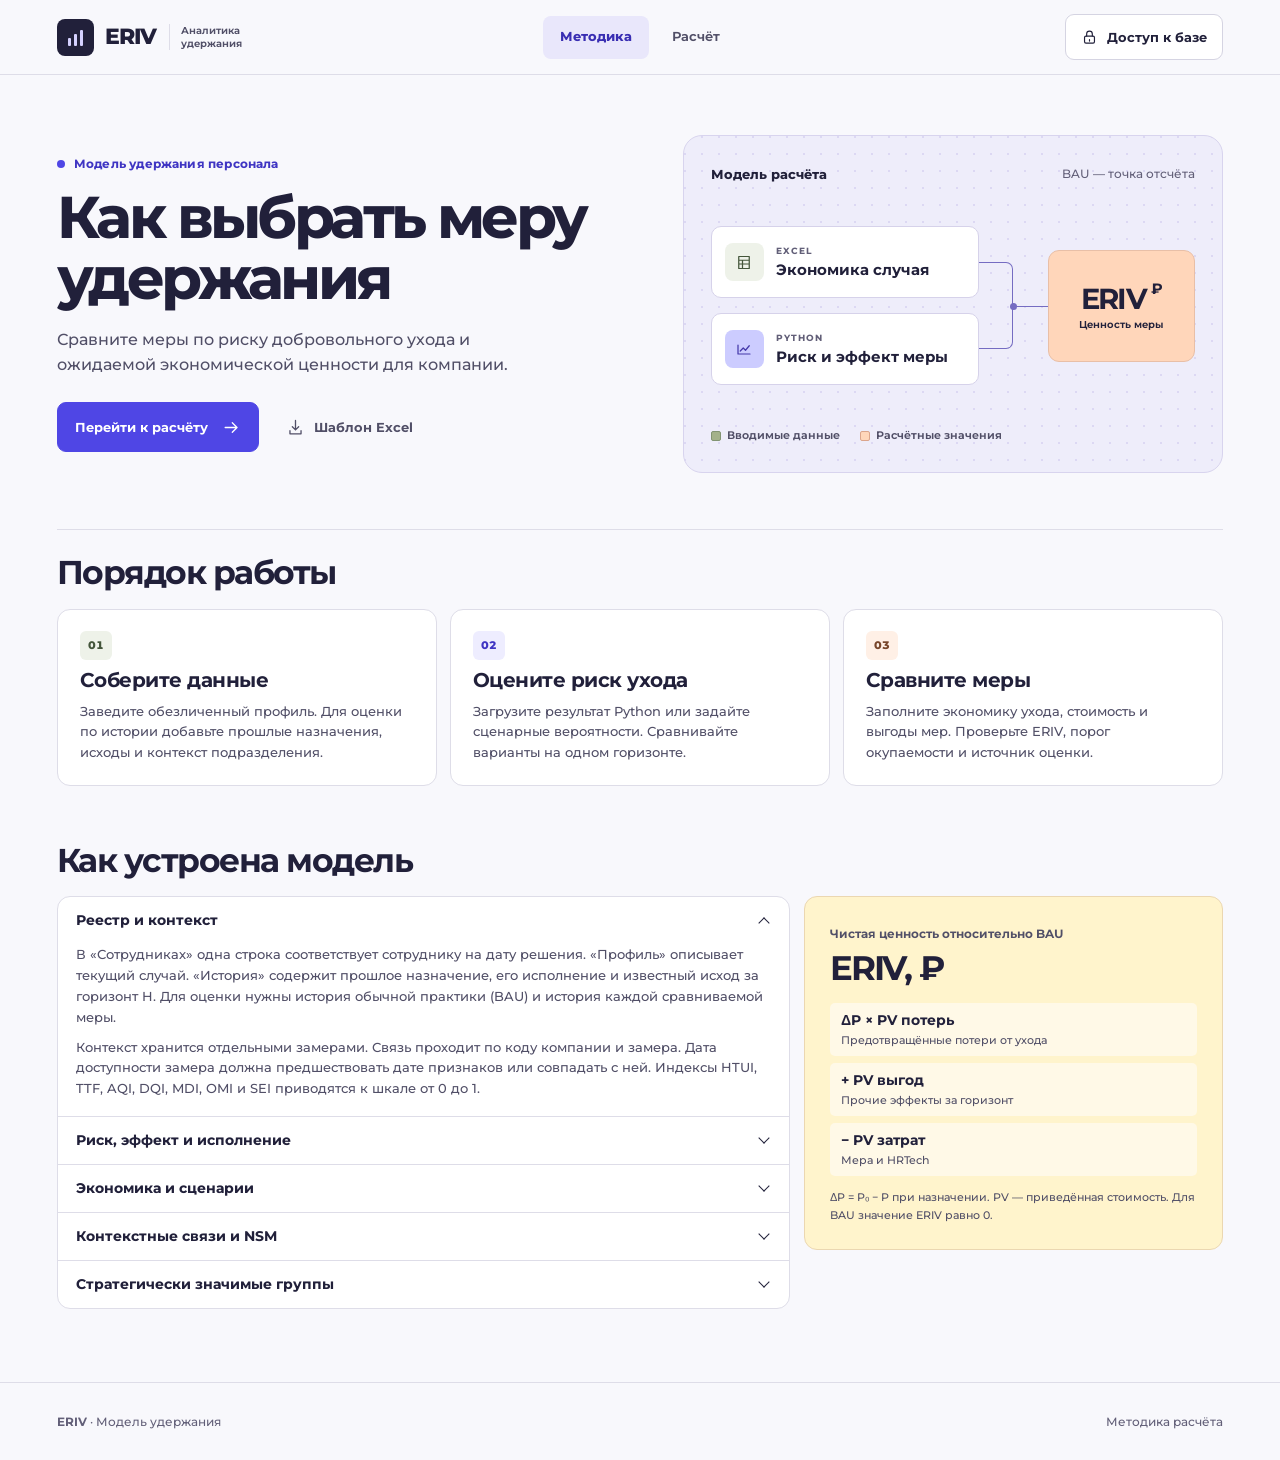
<file: site/index.html>
<!doctype html>
<html lang="ru">
<head>
  <meta charset="utf-8">
  <meta name="viewport" content="width=device-width, initial-scale=1">
  <meta name="theme-color" content="#f8f8fc">
  <meta name="referrer" content="strict-origin-when-cross-origin">
  <meta http-equiv="Content-Security-Policy" content="default-src 'self'; script-src 'self' https://accounts.google.com/gsi/client; style-src 'self' https://accounts.google.com/gsi/style; frame-src https://accounts.google.com/gsi/; connect-src 'self' https: http://127.0.0.1:* http://localhost:*; object-src 'none'; base-uri 'none'; form-action 'none'">
  <meta name="description" content="Калькулятор ERIV для сравнения мер удержания и оценки экономики добровольного ухода.">
  <title>ERIV · Решения по удержанию</title>
  <link rel="icon" href="./assets/mark.svg" type="image/svg+xml">
  <link rel="stylesheet" href="./style.css">
  <script src="./config.js" defer></script>
  <script type="module" src="./app.mjs"></script>
</head>
<body>
  <a class="skip" href="#main">К содержанию</a>
  <header class="topbar">
    <div class="shell topbar-inner">
      <a class="brand" href="#method" aria-label="ERIV, методика">
        <span class="brand-mark" aria-hidden="true"><i></i><i></i><i></i></span>
        <span class="brand-title">ERIV</span>
        <span class="brand-divider"></span>
        <span class="brand-caption">Аналитика<br>удержания</span>
      </a>
      <nav class="top-nav" aria-label="Разделы">
        <a href="#method" data-route="method" aria-current="page">Методика</a>
        <a href="#calculate" data-route="calculate">Расчёт</a>
        <a href="#registry" data-route="registry" id="registry-tab" hidden>База</a>
      </nav>
      <button type="button" class="btn outline admin-toggle" data-action="admin" aria-label="Доступ к базе сотрудников">
        <svg viewBox="0 0 24 24" aria-hidden="true"><rect x="5" y="10" width="14" height="10" rx="2"/><path d="M8 10V7a4 4 0 0 1 8 0v3m-4 5v2"/></svg>
        <span>Доступ к базе</span>
      </button>
    </div>
  </header>

  <main id="main" tabindex="-1">
    <div id="method" class="shell method-page">
      <section class="hero" aria-labelledby="hero-title">
        <div class="hero-copy">
          <div class="hero-label"><span></span> Модель удержания персонала</div>
          <h1 id="hero-title">Как выбрать меру<br class="desktop-break"> удержания</h1>
          <p>Сравните меры по риску добровольного ухода и ожидаемой экономической ценности для компании.</p>
          <div class="hero-actions">
            <a class="btn primary" href="#calculate">Перейти к расчёту
              <svg viewBox="0 0 24 24" aria-hidden="true"><path d="M4 12h15m-6-6 6 6-6 6"/></svg>
            </a>
            <a class="btn text-btn" href="./assets/ERIV.xlsx" download="ERIV.xlsx">
              <svg viewBox="0 0 24 24" aria-hidden="true"><path d="M12 3v12m-4-4 4 4 4-4M5 16v4h14v-4"/></svg>
              Шаблон Excel
            </a>
          </div>
        </div>

        <figure class="model-figure" aria-labelledby="flow-caption">
          <figcaption id="flow-caption"><span>Модель расчёта</span><span>BAU — точка отсчёта</span></figcaption>
          <div class="flow-layout">
            <div class="flow-inputs">
              <div class="flow-node">
                <span class="flow-icon green" aria-hidden="true">
                  <svg viewBox="0 0 24 24"><path d="M5 4h14v16H5zM5 9h14m-14 5h14M10 9v11"/></svg>
                </span>
                <div><small>EXCEL</small><strong>Экономика случая</strong></div>
              </div>
              <div class="flow-node">
                <span class="flow-icon violet" aria-hidden="true">
                  <svg viewBox="0 0 24 24"><path d="M4 18V6m0 12h16M7 14l4-4 3 3 5-6"/></svg>
                </span>
                <div><small>PYTHON</small><strong>Риск и эффект меры</strong></div>
              </div>
            </div>
            <div class="flow-connector" aria-hidden="true"><i></i><i></i><i></i></div>
            <div class="flow-output"><strong>ERIV<span>₽</span></strong><small>Ценность меры</small></div>
          </div>
          <div class="flow-legend" aria-label="Цвета модели">
            <span><i class="legend-input"></i> Вводимые данные</span>
            <span><i class="legend-result"></i> Расчётные значения</span>
          </div>
        </figure>
      </section>

      <section class="work-order" aria-labelledby="order-title">
        <div class="section-heading"><h2 id="order-title">Порядок работы</h2></div>
        <ol class="path-grid">
          <li class="path-card"><span class="path-number">01</span><h3>Соберите данные</h3><p>Заведите обезличенный профиль. Для оценки по истории добавьте прошлые назначения, исходы и контекст подразделения.</p></li>
          <li class="path-card"><span class="path-number">02</span><h3>Оцените риск ухода</h3><p>Загрузите результат Python или задайте сценарные вероятности. Сравнивайте варианты на одном горизонте.</p></li>
          <li class="path-card"><span class="path-number">03</span><h3>Сравните меры</h3><p>Заполните экономику ухода, стоимость и выгоды мер. Проверьте ERIV, порог окупаемости и источник оценки.</p></li>
        </ol>
      </section>

      <section class="method-details" aria-labelledby="details-title">
        <div class="section-heading"><h2 id="details-title">Как устроена модель</h2></div>
        <div class="method-grid">
          <div class="method-accordion">
            <details open>
              <summary>Реестр и контекст</summary>
              <div class="details-copy">
                <p>В «Сотрудниках» одна строка соответствует сотруднику на дату решения. «Профиль» описывает текущий случай. «История» содержит прошлое назначение, его исполнение и известный исход за горизонт H. Для оценки нужны история обычной практики (BAU) и история каждой сравниваемой меры.</p>
                <p>Контекст хранится отдельными замерами. Связь проходит по коду компании и замера. Дата доступности замера должна предшествовать дате признаков или совпадать с ней. Индексы HTUI, TTF, AQI, DQI, MDI, OMI и SEI приводятся к шкале от 0 до 1.</p>
              </div>
            </details>
            <details>
              <summary>Риск, эффект и исполнение</summary>
              <div class="details-copy">
                <p>Логистическая модель на истории BAU оценивает общий P₀. DoWhy проверяет идентификацию по заданному графу, LinearDML оценивает эффект назначения меры. X описывает неоднородность эффекта, W задаёт дополнительные доназначенческие контроли. В наблюдательном дизайне интерпретация зависит от корректности графа и учёта общих причин назначения и ухода.</p>
                <p>Оценка требует зрелых наблюдений, исходов в обеих группах и достаточного перекрытия. Вероятность исполнения q влияет на ожидаемые расходы. В ручном сценарии исполнения q также переводит риск при исполнении в риск при назначении. Импортированный эффект назначения уже учитывает фактическое исполнение в истории.</p>
              </div>
            </details>
            <details>
              <summary>Экономика и сценарии</summary>
              <div class="details-copy">
                <p>Финансы задают план на случай ухода, стоимость HRTech и ставку дисконтирования. Для каждой меры укажите расходы, прочие выгоды и их полноту. Дисконтирование относит однократную часть затрат к дате назначения, остальные потоки распределяет по месяцам H.</p>
                <p>Базовый сценарий выбирает максимальный положительный ERIV. Благоприятный выбирает наибольшее снижение риска среди вариантов с положительным ERIV. Консервативный показывает обычную практику и экономику возможного ухода. При равенстве действует порядок мер в шаблоне.</p>
              </div>
            </details>
            <details>
              <summary>Контекстные связи и NSM</summary>
              <div class="details-copy">
                <p>OLS описывает связи между индексами на уровне замеров. Для каждого уравнения нужны достаточное число полных замеров и независимые предикторы. Опросы сотрудников и агрегированные замеры подразделений относятся к разным единицам наблюдения.</p>
                <p>NSM показывает разность долей людей, которые остались и достигли установленного норматива к H, на 100 назначенных. Нужны известные совместные исходы для всех исходно назначенных в каждой группе. При наблюдательном сравнении разность долей описательная.</p>
              </div>
            </details>
            <details>
              <summary>Стратегически значимые группы</summary>
              <div class="details-copy">
                <p>В концепции Talentship стратегически значимы группы, где рост эффективности даёт компании наибольший вклад в достижение целей. Модель рассчитана на случаи в компаниях от 1 000 сотрудников. Принадлежность роли к такой группе определяют по стратегии и задачам компании.</p>
                <p><a class="inline-link" href="https://doi.org/10.1002/hrm.20054" rel="noopener noreferrer" target="_blank">Boudreau и Ramstad, исследование о Talentship ↗</a></p>
              </div>
            </details>
          </div>
          <aside class="formula-card" aria-label="Формула ERIV">
            <span class="formula-label">Чистая ценность относительно BAU</span>
            <strong class="formula-title">ERIV, ₽</strong>
            <div class="formula-terms">
              <span><b>ΔP × PV потерь</b><small>Предотвращённые потери от ухода</small></span>
              <span><b>+ PV выгод</b><small>Прочие эффекты за горизонт</small></span>
              <span><b>− PV затрат</b><small>Мера и HRTech</small></span>
            </div>
            <p>ΔP = P₀ − P при назначении. PV — приведённая стоимость. Для BAU значение ERIV равно 0.</p>
          </aside>
        </div>
      </section>
    </div>

    <div id="calculate" class="shell calc-page" hidden>
      <div class="page-heading">
        <div><div class="page-kicker">Калькулятор ERIV</div><h1>Расчёт удержания</h1><p>Один сотрудник, один горизонт, несколько альтернатив.</p></div>
        <div class="page-actions">
          <button class="btn outline" type="button" data-action="import" id="import-button">
            <svg viewBox="0 0 24 24" aria-hidden="true"><path d="M12 16V4m-4 4 4-4 4 4M5 16v4h14v-4"/></svg>
            Импорт CATE
          </button>
          <button class="btn primary" type="button" data-action="new-profile">
            <svg viewBox="0 0 24 24" aria-hidden="true"><path d="M12 5v14M5 12h14"/></svg>
            Добавить сотрудника
          </button>
        </div>
      </div>
      <nav id="calc-nav" class="calc-nav" aria-label="Шаги расчёта"></nav>
      <div class="workspace-grid" id="workspace-grid">
        <section class="workspace-panel" id="work-panel" aria-labelledby="step-title"></section>
        <aside id="work-summary" class="work-summary" aria-label="Сводка случая"></aside>
      </div>
    </div>

    <div id="registry" class="shell registry-page" hidden></div>
  </main>

  <footer class="footer">
    <div class="shell footer-inner"><span><strong>ERIV</strong> · Модель удержания</span><a href="#method">Методика расчёта</a></div>
  </footer>

  <dialog id="privacy-dialog" class="dialog" aria-labelledby="privacy-title">
    <div class="dialog-head">
      <span class="dialog-icon warning" aria-hidden="true">!</span>
      <button class="icon-btn" type="button" data-action="close" aria-label="Закрыть">
        <svg viewBox="0 0 24 24" aria-hidden="true"><path d="m6 6 12 12M18 6 6 18"/></svg>
      </button>
    </div>
    <h2 id="privacy-title">Перед добавлением сотрудника</h2>
    <p>Вы добавляете данные о сотруднике в модель анализа и прогноза. Запись сохранится для последующего улучшения модели. Проверьте, нет ли конфиденциальных данных. Используйте обезличенный код.</p>
    <p>Сотрудник работает в крупной компании от 1 000 человек и может относиться к стратегически значимой группе (pivotal talent pool) по <strong>концепции Talentship</strong>. Повышение эффективности такой группы даёт компании большой вклад, а ошибка может повлиять на важный результат.</p>
    <p class="storage-note" id="storage-note"></p>
    <form id="privacy-form">
      <label class="check-line"><input type="checkbox" required id="privacy-ack"><span>Данные обезличены, в компании от 1 000 сотрудников</span></label>
      <p class="form-error" id="privacy-error" role="alert" hidden></p>
      <div class="dialog-actions">
        <button class="btn outline" type="button" data-action="close">Отмена</button>
        <button class="btn primary" id="privacy-submit" type="submit">Добавить в реестр</button>
      </div>
    </form>
  </dialog>

  <dialog id="admin-dialog" class="dialog" aria-labelledby="admin-dialog-title">
    <div class="dialog-head">
      <span class="dialog-icon" aria-hidden="true"><svg viewBox="0 0 24 24"><rect x="5" y="10" width="14" height="10" rx="2"/><path d="M8 10V7a4 4 0 0 1 8 0v3m-4 5v2"/></svg></span>
      <button class="icon-btn" type="button" data-action="close" aria-label="Закрыть">
        <svg viewBox="0 0 24 24" aria-hidden="true"><path d="m6 6 12 12M18 6 6 18"/></svg>
      </button>
    </div>
    <h2 id="admin-dialog-title">База сотрудников</h2>
    <p>Войдите через Google с аккаунтом, которому выдан доступ к базе.</p>
    <p id="google-status" role="status" hidden></p>
    <div id="google-button" class="google-button"></div>
    <p class="form-error" id="admin-error" role="alert" hidden></p>
    <div class="dialog-actions"><button class="btn outline" data-action="retry-google" id="google-retry" type="button" hidden>Повторить</button></div>
  </dialog>

  <input type="file" id="cate-file" accept=".csv,text/csv" hidden>
  <input type="file" id="context-file" accept=".csv,text/csv" hidden>
  <input type="file" id="history-file" accept=".csv,text/csv" hidden>
  <p id="notice" class="notice" role="status" hidden></p>
  <noscript><p class="shell">Включите JavaScript, чтобы открыть калькулятор.</p></noscript>
</body>
</html>
</file>
<file: site/style.css>
@font-face {
  font-family: Montserrat;
  src: url("./assets/fonts/montserrat-cyrillic.woff2") format("woff2");
  font-style: normal;
  font-weight: 400 800;
  font-display: swap;
  unicode-range: U+0301,U+0400-045F,U+0490-0491,U+04B0-04B1,U+2116;
}
@font-face {
  font-family: Montserrat;
  src: url("./assets/fonts/montserrat-latin-ext.woff2") format("woff2");
  font-style: normal;
  font-weight: 400 800;
  font-display: swap;
  unicode-range: U+0100-02BA,U+02BD-02C5,U+02C7-02CC,U+02CE-02D7,U+02DD-02FF,U+0304,U+0308,U+0329,U+1D00-1DBF,U+1E00-1E9F,U+1EF2-1EFF,U+2020,U+20A0-20AB,U+20AD-20C0,U+2113,U+2C60-2C7F,U+A720-A7FF;
}
@font-face {
  font-family: Montserrat;
  src: url("./assets/fonts/montserrat-latin.woff2") format("woff2");
  font-style: normal;
  font-weight: 400 800;
  font-display: swap;
  unicode-range: U+0000-00FF,U+0131,U+0152-0153,U+02BB-02BC,U+02C6,U+02DA,U+02DC,U+0304,U+0308,U+0329,U+2000-206F,U+20AC,U+2122,U+2191,U+2193,U+2212,U+2215,U+FEFF,U+FFFD;
}
:root {
  color-scheme: light;
  --ink: #21203a;
  --secondary: #514f67;
  --muted: #625f78;
  --line: #dedde8;
  --surface: #fff;
  --canvas: #f8f8fc;
  --accent: #4f46e5;
  --accent-strong: #3f35c3;
  --lavender: #ccccff;
  --pale: #eeedff;
  --green: #a3b18a;
  --green-ink: #43553a;
  --green-pale: #eef2e9;
  --peach: #ffd6ba;
  --peach-pale: #fff0e6;
  --yellow: #fff4cc;
  --error: #a22d43;
  --edge: clamp(20px, 4.45vw, 64px);
  --radius: 16px;
  --body: clamp(14px, 1.1vw, 16px);
}
*, *::before, *::after { box-sizing: border-box; }
html { scroll-padding-top: 151px; }
body {
  margin: 0;
  background: var(--canvas);
  color: var(--ink);
  font: 500 var(--body)/1.63 Montserrat, Arial, sans-serif;
  -webkit-font-smoothing: antialiased;
}
body:has(dialog[open]) { overflow: hidden; }
[hidden] { display: none !important; }
h1, h2, h3, h4, p, figure { margin: 0; }
h1, h2, h3, h4 { line-height: 1.12; }
h1, h2 { letter-spacing: -.045em; }
h3 { letter-spacing: -.025em; }
a { color: inherit; text-decoration: none; }
button, input, select, textarea { font: inherit; }
button, select { cursor: pointer; }
button:disabled { cursor: wait; opacity: .65; }
svg { display: block; width: 19px; height: 19px; fill: none; stroke: currentColor; stroke-width: 1.65; stroke-linecap: round; stroke-linejoin: round; flex: 0 0 auto; }
:focus-visible { outline: 3px solid var(--accent); outline-offset: 4px; }
.shell { width: min(1440px, 100%); margin-inline: auto; padding-inline: var(--edge); }
.skip { position: fixed; top: 10px; left: 16px; z-index: 50; width: 1px; height: 1px; overflow: hidden; clip-path: inset(50%); }
.skip:focus { width: auto; height: auto; clip-path: none; padding: 10px 14px; color: #fff; background: var(--ink); }
main { min-height: calc(100dvh - 154px); outline: none; }
.topbar { position: sticky; top: 0; z-index: 6; border-bottom: 1px solid var(--line); background: var(--canvas); }
.topbar-inner { display: grid; grid-template-columns: 1fr auto 1fr; align-items: center; gap: 20px; min-height: 74px; }
.brand { display: inline-flex; align-items: center; gap: 11px; justify-self: start; }
.brand-mark {
  width: 37px;
  height: 37px;
  display: inline-flex;
  align-items: flex-end;
  justify-content: center;
  gap: 3px;
  padding-bottom: 10px;
  border-radius: 8px;
  background: var(--ink);
}
.brand-mark i { width: 3px; height: 8px; border-radius: 1px; background: #d5d1ff; }
.brand-mark i:nth-child(2) { height: 12px; }
.brand-mark i:nth-child(3) { height: 16px; }
.brand-title { font-size: 22px; line-height: 1; font-weight: 800; letter-spacing: -.04em; }
.brand-divider { height: 26px; width: 1px; background: var(--line); margin-left: 2px; }
.brand-caption { font-size: 10px; font-weight: 650; line-height: 1.35; color: var(--secondary); }
.top-nav { display: flex; align-items: center; justify-content: center; gap: 6px; }
.top-nav a { display: grid; place-items: center; min-height: 43px; padding: 6px 17px; border-radius: 8px; font-size: 13px; color: var(--secondary); font-weight: 650; }
.top-nav a:hover { background: #f0eff7; }
.top-nav a[aria-current="page"] { background: #e9e7fb; color: #392eb3; font-weight: 750; }
.btn, .icon-btn {
  display: inline-flex;
  align-items: center;
  justify-content: center;
  gap: 9px;
  min-height: 46px;
  padding: 9px 15px;
  border: 1px solid transparent;
  border-radius: 9px;
  background: transparent;
  color: var(--ink);
  font-size: 13px;
  line-height: 1.3;
  font-weight: 700;
  text-align: center;
  transition: background-color .16s ease, border-color .16s ease;
}
.btn.primary { background: var(--accent); border-color: var(--accent); color: #fff; }
.btn.primary:hover { background: var(--accent-strong); border-color: var(--accent-strong); }
.btn.outline { border-color: #d5d4e2; background: var(--surface); }
.btn.outline:hover, .icon-btn:hover { background: var(--pale); border-color: #c6c2e9; }
.btn.text-btn { padding-inline: 10px; color: var(--secondary); }
.btn.text-btn:hover { background: var(--pale); color: var(--accent-strong); }
.btn.small { min-height: 42px; padding-inline: 11px; font-size: 12px; }
.icon-btn { padding: 0; width: 43px; min-width: 43px; min-height: 43px; border-color: var(--line); background: var(--surface); }
.admin-toggle { justify-self: end; }
.admin-toggle svg { width: 17px; }
.method-page { padding-top: clamp(34px, 4.7vw, 68px); padding-bottom: 73px; }
.hero { display: grid; grid-template-columns: 1fr .94fr; gap: clamp(24px, 4vw, 60px); align-items: center; }
.hero-copy { padding-block: 5px; }
.hero-label, .page-kicker {
  display: flex;
  align-items: center;
  gap: 9px;
  color: var(--accent-strong);
  font-size: 12px;
  font-weight: 720;
  line-height: 1.4;
  letter-spacing: .015em;
}
.hero-label span { width: 8px; height: 8px; border-radius: 50%; background: var(--accent); }
.hero h1 { margin-top: 14px; font-size: clamp(42px, 4.6vw, 66px); font-weight: 740; line-height: 1.035; letter-spacing: -.061em; }
.hero p { max-width: 460px; margin-top: 20px; color: var(--secondary); font-size: clamp(15px, 1.22vw, 18px); line-height: 1.57; }
.hero-actions { display: flex; flex-wrap: wrap; align-items: center; gap: 10px 16px; margin-top: 25px; }
.hero-actions .primary { min-height: 50px; padding-inline: 17px; }
.hero-actions .primary svg { margin-left: 5px; }
.model-figure {
  display: flex;
  flex-direction: column;
  justify-content: space-between;
  min-height: clamp(272px, 26.4vw, 374px);
  border: 1px solid #d8d4ee;
  border-radius: 19px;
  padding: clamp(17px, 2.15vw, 29px);
  background: radial-gradient(circle at 1px 1px, #dcd8f3 1px, transparent 1.2px) 0 0 / 17px 17px, #eeedfa;
}
.model-figure figcaption { display: flex; align-items: center; justify-content: space-between; flex-wrap: wrap; gap: 5px 10px; font-size: 12px; color: var(--muted); }
.model-figure figcaption span:first-child { color: var(--ink); font-size: 13px; font-weight: 750; }
.flow-layout { display: grid; grid-template-columns: minmax(0, 1.64fr) minmax(22px, .42fr) minmax(91px, .9fr); align-items: center; margin-block: 19px; }
.flow-inputs { display: grid; gap: 15px; }
.flow-node {
  display: flex;
  align-items: center;
  gap: clamp(6px, 1vw, 13px);
  min-height: 72px;
  padding: clamp(8px, 1vw, 13px);
  border: 1px solid #d6d2ea;
  border-radius: 10px;
  background: var(--surface);
}
.flow-node small { display: block; font-size: 9px; color: var(--muted); letter-spacing: .095em; line-height: 1.2; font-weight: 750; }
.flow-node strong { display: block; line-height: 1.25; font-size: clamp(11px, 1.14vw, 15px); margin-top: 4px; }
.flow-icon { display: grid; place-items: center; width: clamp(29px, 3vw, 41px); height: clamp(29px, 3vw, 41px); border-radius: 8px; flex-shrink: 0; }
.flow-icon svg { width: 18px; }
.flow-icon.green { background: var(--green-pale); color: var(--green-ink); }
.flow-icon.violet { background: var(--lavender); color: #4438aa; }
.flow-connector { position: relative; height: 87px; color: #756cc2; }
.flow-connector i:first-child { position: absolute; inset: 0 50% 0 0; border: 1px solid currentColor; border-left: 0; border-radius: 0 7px 7px 0; }
.flow-connector i:nth-child(2) { position: absolute; top: 50%; right: 0; width: 50%; border-top: 1px solid currentColor; }
.flow-connector i:nth-child(3) { position: absolute; top: calc(50% - 3px); left: calc(50% - 3px); width: 7px; height: 7px; border-radius: 50%; background: currentColor; }
.flow-output { display: grid; align-content: center; gap: 5px; min-height: 112px; padding: 12px 9px; border: 1px solid #e8bfa7; border-radius: 11px; background: var(--peach); text-align: center; }
.flow-output strong { font-size: clamp(20px, 2.3vw, 34px); letter-spacing: -.055em; line-height: 1; }
.flow-output strong span { display: inline-block; margin-left: 5px; font-size: .51em; vertical-align: text-top; }
.flow-output small { line-height: 1.3; font-size: 10px; font-weight: 650; }
.flow-legend { display: flex; flex-wrap: wrap; gap: 7px 20px; color: var(--secondary); font-size: 11px; font-weight: 650; }
.flow-legend span { display: inline-flex; align-items: center; gap: 6px; }
.flow-legend i { width: 10px; height: 10px; border-radius: 2px; }
.legend-input { background: var(--green); border: 1px solid #829473; }
.legend-result { background: var(--peach); border: 1px solid #dba58c; }
.work-order { margin-top: clamp(33px, 4.4vw, 64px); padding-top: 24px; border-top: 1px solid var(--line); }
.section-heading { display: flex; justify-content: space-between; align-items: baseline; gap: 10px; margin-bottom: 17px; }
.section-heading h2 { font-size: clamp(25px, 2.6vw, 36px); }
.section-heading > span { color: var(--muted); font-size: 12px; font-weight: 650; }
.path-grid { display: grid; grid-template-columns: repeat(3, minmax(0, 1fr)); gap: 13px; margin: 0; padding: 0; list-style: none; }
.path-card { display: grid; align-content: start; gap: 9px; min-height: 157px; padding: clamp(15px, 1.7vw, 24px); border: 1px solid var(--line); border-radius: 13px; background: var(--surface); }
.path-number { display: grid; place-items: center; width: 32px; height: 29px; border-radius: 6px; background: var(--pale); color: var(--accent-strong); font-size: 11px; font-weight: 800; font-variant-numeric: tabular-nums; }
.path-card:nth-child(1) .path-number { background: var(--green-pale); color: var(--green-ink); }
.path-card:nth-child(3) .path-number { background: var(--peach-pale); color: #78462b; }
.path-card h3 { font-size: clamp(16px, 1.55vw, 22px); }
.path-card p, .details-copy p { color: var(--secondary); font-size: 13px; line-height: 1.6; }
.method-details { margin-top: clamp(36px, 4.4vw, 64px); }
.method-grid { display: grid; grid-template-columns: 1.75fr 1fr; align-items: start; gap: 14px; }
.method-accordion { border: 1px solid var(--line); border-radius: 13px; background: var(--surface); }
summary { list-style: none; cursor: pointer; }
summary::-webkit-details-marker { display: none; }
.method-accordion details + details { border-top: 1px solid var(--line); }
summary { display: flex; align-items: center; justify-content: space-between; gap: 12px; min-height: 47px; }
summary::after { content: ""; flex: 0 0 8px; height: 8px; border-right: 1.75px solid currentColor; border-bottom: 1.75px solid currentColor; transform: rotate(45deg); margin: -4px 3px 0; }
details[open] > summary::after { transform: rotate(225deg); margin-top: 5px; }
.method-accordion summary { padding: 11px 18px; font-weight: 720; }
.method-accordion summary:hover { color: var(--accent-strong); }
.details-copy { display: grid; gap: 9px; padding: 0 18px 17px; }
.inline-link { color: var(--accent-strong); font-weight: 720; text-decoration: underline; text-underline-offset: 3px; }
.formula-card { border: 1px solid #ebd7b1; border-radius: 13px; padding: clamp(16px, 2vw, 25px); background: var(--yellow); }
.formula-label { font-size: 12px; color: var(--secondary); font-weight: 680; }
.formula-title { display: block; margin-top: 6px; font-size: 34px; line-height: 1.05; letter-spacing: -.06em; }
.formula-terms { display: grid; gap: 7px; margin-top: 16px; }
.formula-terms span { display: grid; gap: 2px; padding: 8px 11px; background: #fff9e7; border-radius: 5px; line-height: 1.4; }
.formula-terms small, .formula-card p { color: var(--secondary); font-size: 11px; }
.formula-card p { margin-top: 13px; line-height: 1.6; }
.footer { border-top: 1px solid var(--line); }
.footer-inner { min-height: 77px; display: flex; align-items: center; justify-content: space-between; gap: 12px; color: var(--muted); font-size: 12px; }
.footer a:hover { text-decoration: underline; text-underline-offset: 3px; }
.calc-page, .registry-page { padding-top: clamp(27px, 4.15vw, 56px); padding-bottom: 64px; }
.page-heading { display: flex; align-items: end; justify-content: space-between; flex-wrap: wrap; gap: 16px 24px; }
.page-heading h1 { margin-top: 6px; font-size: clamp(34px, 4.3vw, 58px); font-weight: 740; }
.page-heading p { margin-top: 8px; color: var(--secondary); }
.page-actions { display: flex; flex-wrap: wrap; gap: 8px; }
.calc-nav { position: sticky; top: 74px; z-index: 4; display: grid; grid-template-columns: repeat(5, minmax(0, 1fr)); gap: 7px; margin-top: 15px; margin-bottom: 6px; padding-block: 8px; background: var(--canvas); }
.step-link { display: flex; align-items: center; gap: 9px; min-height: 50px; padding: 6px 10px; background: var(--surface); border: 1px solid var(--line); border-radius: 9px; color: var(--secondary); text-align: left; font-size: 12px; font-weight: 690; }
.step-link span { display: grid; place-items: center; min-width: 24px; height: 24px; border-radius: 5px; background: #f3f2f8; font-size: 11px; font-variant-numeric: tabular-nums; }
.step-link:hover { border-color: #b3ade1; }
.step-link[aria-current="step"] { background: var(--pale); border-color: #bcb6ee; color: var(--accent-strong); }
.step-link[aria-current="step"] span { background: var(--accent); color: #fff; }
.workspace-grid { display: grid; grid-template-columns: minmax(0, 1fr) minmax(255px, .4fr); gap: 14px; align-items: start; }
.workspace-grid.result-grid { grid-template-columns: minmax(0, 1fr); }
.result-grid .work-summary { display: none; }
.workspace-panel, .summary-card, .registry-card { min-width: 0; border: 1px solid var(--line); border-radius: 13px; background: var(--surface); }
.workspace-panel, .registry-card { padding: clamp(14px, 2vw, 27px); }
.panel-head { display: flex; align-items: start; justify-content: space-between; gap: 8px 14px; margin-bottom: 18px; flex-wrap: wrap; }
.panel-head h2, .registry-card h2 { font-size: clamp(24px, 2.3vw, 32px); }
.panel-head p, .registry-card p { color: var(--secondary); font-size: 13px; line-height: 1.55; margin-top: 6px; }
.form-grid { display: grid; grid-template-columns: repeat(2, minmax(0, 1fr)); align-items: start; gap: 12px 13px; }
.form-grid.three { grid-template-columns: repeat(3, minmax(0, 1fr)); }
.form-stack { display: grid; gap: 12px; }
.field { display: grid; align-content: start; gap: 4px; min-width: 0; }
.field > span:first-child { font-size: 12px; line-height: 1.4; font-weight: 700; overflow-wrap: anywhere; }
.field small { display: block; color: var(--muted); font-size: 10.5px; line-height: 1.4; overflow-wrap: anywhere; }
.field.wide { grid-column: 1 / -1; }
.field input, .field select, .field textarea {
  width: 100%;
  min-width: 0;
  min-height: 45px;
  padding: 8px 10px;
  border: 1px solid #b9c6ae;
  border-radius: 7px;
  background: #fafcf7;
  color: var(--ink);
  font-size: 14px;
  line-height: 1.35;
  font-weight: 600;
}
.field select { padding-right: 24px; }
.field textarea { resize: vertical; min-height: 75px; }
.field input::placeholder, .field textarea::placeholder { color: #6c7568; opacity: 1; font-weight: 500; }
.field [aria-invalid="true"] { border-color: var(--error); background: #fff3f5; }
.field [readonly] { border-color: #e7bfa7; background: var(--peach-pale); cursor: default; }
.check-line { display: flex; align-items: start; gap: 8px; min-height: 43px; padding-block: 7px; font-size: 12px; font-weight: 650; }
.check-line input { width: 19px; height: 19px; margin: 0; flex: 0 0 auto; accent-color: var(--accent); }
.subhead { margin: 19px 0 10px; font-size: 16px; }
.form-section { border: 1px solid var(--line); border-radius: 8px; margin-top: 9px; }
.form-section > summary { padding: 10px 12px; font-size: 13px; font-weight: 720; }
.form-section > summary:hover { color: var(--accent-strong); }
.form-section > .details-body { padding: 0 12px 12px; }
.details-body > p, .helper { color: var(--muted); font-size: 12px; line-height: 1.55; }
.details-body > p:not(:last-child), .helper:not(:last-child) { margin-bottom: 9px; }
.panel-foot { display: flex; align-items: center; flex-wrap: wrap; gap: 8px; padding-top: 15px; margin-top: 17px; border-top: 1px solid var(--line); }
.panel-foot .step-next { margin-left: auto; }
.form-error { color: var(--error); font-size: 12px; line-height: 1.45; font-weight: 650; overflow-wrap: anywhere; }
.workspace-panel > .form-error:not([hidden]) { margin-top: 9px; padding: 9px 11px; background: #fff1f4; border-radius: 6px; }
.work-summary { position: sticky; top: 145px; display: grid; gap: 10px; min-width: 0; }
.summary-card { padding: 15px; }
.summary-card h3 { font-size: 15px; }
.summary-card dl, .result-card dl, .detail-metrics { margin: 8px 0 0; }
.summary-card dl > div, .detail-metrics > div { display: flex; align-items: baseline; justify-content: space-between; gap: 8px; padding-block: 7px; }
.summary-card dl > div + div, .detail-metrics > div + div { border-top: 1px solid var(--line); }
.summary-card dt, .detail-metrics dt { color: var(--secondary); font-size: 11px; }
.summary-card dd, .detail-metrics dd { margin: 0; text-align: right; font-size: 12px; font-weight: 700; overflow-wrap: anywhere; }
.summary-card p { margin-top: 6px; color: var(--muted); font-size: 11px; }
.pill { display: inline-flex; align-items: center; padding: 3px 7px; border-radius: 5px; font-size: 10px; font-weight: 750; line-height: 1.35; }
.pill.input { background: var(--green-ink); color: #fff; }
.pill.result { background: var(--peach); color: #623b26; }
.pill.neutral { color: #493faf; background: var(--pale); }
.pill.pending { color: #674b19; background: var(--yellow); }
.info-strip, .empty-state { padding: 10px 12px; border: 1px solid #ebdcaf; border-radius: 7px; background: var(--yellow); color: #503e21; font-size: 12px; line-height: 1.55; }
.empty-state { background: #f5f4fc; border-color: var(--line); color: var(--secondary); }
.info-strip + .form-grid, .empty-state + .form-grid { margin-top: 12px; }
.metric-list { display: grid; gap: 7px; grid-template-columns: repeat(auto-fit,minmax(125px,1fr)); margin-top: 10px; }
.metric-tile { min-width: 0; padding: 9px 10px; border-radius: 7px; background: var(--peach-pale); }
.metric-tile span, .metric-tile strong { display: block; overflow-wrap: anywhere; }
.metric-tile span { color: #5d4a41; font-size: 10px; line-height: 1.35; }
.metric-tile strong { margin-top: 3px; font-size: 16px; font-weight: 780; font-variant-numeric: tabular-nums; line-height: 1.2; }
.collection { display: grid; gap: 6px; margin-top: 9px; }
.item-row { display: flex; flex-wrap: wrap; align-items: center; justify-content: space-between; gap: 7px; padding: 8px 9px; border: 1px solid var(--line); border-radius: 7px; font-size: 12px; line-height: 1.4; overflow-wrap: anywhere; }
.item-row small { display: block; color: var(--secondary); font-size: 10px; }
.item-actions { display: flex; flex-wrap: wrap; gap: 6px; }
.item-row > :first-child { min-width: 0; flex: 1 1 120px; }
.mini-grid { display: grid; gap: 6px; grid-template-columns: repeat(auto-fill,minmax(155px,1fr)); }
.measure-chip { display: grid; gap: 4px; min-height: 57px; padding: 8px; background: var(--surface); color: var(--ink); border: 1px solid var(--line); border-radius: 7px; text-align: left; font-size: 11px; line-height: 1.3; font-weight: 680; overflow-wrap: anywhere; }
.measure-chip small { color: var(--muted); font-size: 9px; }
.measure-chip[aria-pressed="true"] { background: var(--pale); border-color: #aea8e7; }
.measure-chip:hover { border-color: #aea8e7; }
.measure-form { margin-top: 14px; padding-top: 14px; border-top: 1px solid var(--line); }
.measure-form h3 { font-size: 16px; margin-bottom: 8px; }
.list-table { width: 100%; border-collapse: collapse; font-size: 12px; }
.list-table th, .list-table td { padding: 8px; text-align: left; font-weight: 620; overflow-wrap: anywhere; }
.list-table th { background: var(--lavender); font-size: 11px; font-weight: 730; }
.list-table td { border-bottom: 1px solid var(--line); }
.list-table tbody tr:hover { background: #f8f7fd; }
.list-table small { color: var(--muted); }
.role-table td:last-child { width: 95px; }
.role-select { min-height: 43px; min-width: 60px; border: 1px solid #b9c6ae; border-radius: 7px; color: var(--ink); background: #fafcf7; padding-inline: 7px; }
.details-body > .form-grid + .form-grid { margin-top: 10px; }
.inline-actions { display: flex; flex-wrap: wrap; gap: 7px; }
.result-controls { display: flex; flex-wrap: wrap; align-items: end; gap: 8px; margin-bottom: 12px; }
.result-controls .field { flex: 1 1 200px; max-width: 300px; }
.result-card { display: grid; grid-template-columns: 1.05fr 1fr; gap: 13px 19px; padding: clamp(14px, 2vw, 25px); background: var(--pale); border: 1px solid #d8d4f2; border-radius: 10px; margin-bottom: 12px; }
.result-card .result-name { margin-top: 6px; font-size: clamp(21px, 2.3vw, 33px); overflow-wrap: anywhere; }
.result-name + p { font-size: 11px; color: var(--secondary); margin-top: 6px; }
.result-main { display: grid; align-content: center; justify-items: start; }
.result-value { font-size: clamp(28px, 3.5vw, 49px); line-height: 1.07; letter-spacing: -.05em; font-weight: 780; overflow-wrap: anywhere; }
.result-value-wrap { background: var(--peach); border-radius: 8px; padding: 10px 12px; }
.result-value-wrap small { color: #60493d; font-size: 11px; font-weight: 650; }
.result-card .metric-list { grid-column: 1 / -1; margin-top: 0; }
.result-card .metric-tile { background: #fcfbff; }
.table-wrap { border: 1px solid var(--line); border-radius: 7px; overflow: hidden; margin-top: 10px; }
.ranked td:first-child { font-weight: 770; }
.ranked td { font-variant-numeric: tabular-nums; }
.ranked .winner td:first-child { border-left: 4px solid var(--accent); }
.ranked .winner { background: #f4f2ff; }
.ranked .measure-name { display: block; }
.chart-panel { margin-top: 15px; border: 1px solid var(--line); border-radius: 8px; padding: 12px; }
.chart-panel h3 { margin-bottom: 5px; font-size: 14px; }
.chart-panel p { color: var(--secondary); font-size: 11px; }
.chart-panel canvas { width: 100%; height: 194px; display: block; margin-top: 8px; }
.registry-page .registry-card { margin-top: 15px; }
.dialog {
  width: min(490px, calc(100vw - 26px));
  max-height: calc(100dvh - 26px);
  padding: clamp(16px, 3.5vw, 24px);
  border: 1px solid #cfcce2;
  border-radius: 15px;
  background: var(--surface);
  color: var(--ink);
}
.dialog::backdrop { background: #24203a78; }
.dialog-head { display: flex; align-items: center; justify-content: space-between; margin-bottom: 11px; }
.dialog-icon { display: grid; place-items: center; width: 41px; height: 41px; flex: 0 0 auto; background: var(--pale); border-radius: 7px; color: var(--accent-strong); font-size: 22px; font-weight: 790; }
.dialog-icon.warning { background: var(--yellow); color: #674b19; }
.dialog h2 { font-size: clamp(22px, 4vw, 28px); }
.dialog > p { color: var(--secondary); font-size: 13px; line-height: 1.55; margin-top: 10px; }
.dialog > .storage-note { margin-top: 9px; background: var(--green-pale); padding: 8px 10px; border-radius: 6px; color: #364630; font-size: 12px; }
.dialog form { margin-top: 13px; }
.google-button:not(:empty) { margin-top: 14px; min-height: 44px; }
.dialog-actions { display: flex; flex-wrap: wrap; justify-content: flex-end; gap: 7px; margin-top: 7px; }
.notice { position: fixed; bottom: max(13px, env(safe-area-inset-bottom)); right: var(--edge); left: auto; z-index: 10; max-width: min(440px, calc(100vw - 30px)); padding: 10px 13px; border: 1px solid #4e4939; border-radius: 8px; color: #fff; background: var(--ink); font-size: 12px; }

@media (max-width: 1030px) {
  .hero { grid-template-columns: 1fr .9fr; gap: 22px; }
  .desktop-break { display: none; }
  .hero h1 { font-size: clamp(40px, 5.4vw, 60px); }
}
@media (max-width: 820px) {
  .workspace-grid { grid-template-columns: minmax(0, 1fr); }
  .work-summary { position: static; grid-template-columns: 1fr 1fr; }
  .form-grid.three { grid-template-columns: repeat(2, minmax(0, 1fr)); }
}
@media (max-width: 700px) {
  html { scroll-padding-top: 129px; }
  .topbar-inner { min-height: 62px; gap: 6px; }
  .brand-divider, .brand-caption { display: none; }
  .brand { gap: 5px; }
  .brand-mark { width: 29px; height: 29px; padding-bottom: 7px; gap: 2px; }
  .brand-mark i:nth-child(3) { height: 14px; }
  .brand-title { font-size: 19px; }
  .top-nav { gap: 1px; }
  .top-nav a { min-height: 42px; padding-inline: 8px; font-size: 11px; }
  .admin-toggle { min-height: 42px; padding-inline: 8px; font-size: 11px; gap: 4px; }
  .admin-toggle svg { width: 15px; }
  .hero { grid-template-columns: minmax(0, 1fr); gap: 23px; }
  .hero-copy { padding: 0; }
  .hero h1 { max-width: 520px; margin-top: 10px; font-size: clamp(39px, 8.3vw, 58px); }
  .hero p { margin-top: 12px; }
  .hero-actions { margin-top: 17px; gap: 5px 9px; }
  .model-figure { min-height: 224px; }
  .flow-node { gap: 9px; min-height: 58px; }
  .flow-node strong { font-size: 12px; }
  .flow-connector { height: 73px; }
  .flow-output { min-height: 90px; }
  .flow-layout { margin-block: 12px; }
  .method-grid { grid-template-columns: minmax(0, 1fr); }
  .path-grid { grid-template-columns: minmax(0, 1fr); gap: 6px; }
  .path-card { grid-template-columns: auto 1fr; gap: 3px 11px; min-height: auto; align-items: start; }
  .path-card h3 { margin-top: 3px; }
  .path-number { grid-row: span 2; }
  .path-card p { grid-column: 2; font-size: 12px; }
  .section-heading > span { display: none; }
  .calc-nav { top: 62px; display: flex; gap: 5px; overflow-x: auto; scrollbar-width: thin; padding: 6px 2px 7px; margin-block: 11px 6px; }
  .step-link { flex: 0 0 auto; min-height: 44px; gap: 6px; }
  .step-link[aria-current="step"] { position: sticky; left: 0; }
  .step-link:focus-visible { outline-offset: 0; }
  .page-heading { gap: 11px; }
  .page-heading h1 { font-size: clamp(33px, 7.7vw, 44px); }
  .page-heading p { font-size: 12px; }
  .page-actions { width: 100%; }
  .page-actions .btn { flex: 1 1 auto; padding-inline: 7px; font-size: 12px; }
  .field input, .field select, .field textarea { font-size: 16px; }
  .field > span:first-child { font-size: 13px; }
  .field small { font-size: 11.5px; }
  .result-controls .field { max-width: none; }
  .ranked, .ranked tbody, .ranked tr, .ranked td { display: block; width: 100%; }
  .ranked thead { position: absolute; inline-size: 1px; block-size: 1px; overflow: hidden; clip-path: inset(50%); white-space: nowrap; }
  .ranked tr { padding: 7px 10px; border-bottom: 1px solid var(--line); }
  .ranked td { display: flex; justify-content: space-between; gap: 8px; border: 0; text-align: right; padding: 4px 0; }
  .ranked td::before { content: attr(data-label); text-align: left; color: var(--secondary); font-size: 10px; font-weight: 650; }
  .ranked td:first-child { text-align: left; display: block; background: var(--lavender); border: 0; border-radius: 5px; padding: 6px; }
  .ranked td:first-child::before { display: none; }
  .ranked .winner td:first-child { border-left: 4px solid var(--accent); }
}
@media (max-width: 395px) {
  :root { --edge: 14px; }
  .brand-title { font-size: 16px; }
  .top-nav a { padding-inline: 7px; }
  .topbar-inner { gap: 3px; }
  .topbar-inner:has(#registry-tab:not([hidden])) .admin-toggle span { display: none; }
  .hero h1 { font-size: 38px; }
  .flow-node { gap: 5px; }
  .flow-icon { width: 27px; height: 27px; }
  .form-grid, .form-grid.three { grid-template-columns: minmax(0, 1fr); }
  .work-summary, .result-card { grid-template-columns: minmax(0, 1fr); }
  .result-main { margin-top: 0; }
  .mini-grid { grid-template-columns: repeat(2,minmax(0,1fr)); }
}
@media (prefers-reduced-motion: reduce) {
  *, *::before, *::after { transition-duration: 0s !important; scroll-behavior: auto !important; }
}
@media print {
  body { background: white; color: black; }
  .topbar, .footer, .calc-nav, .page-actions, .btn, .work-summary, .notice { display: none !important; }
  .shell { max-width: none; padding: 0; }
  .workspace-panel { padding: 0; border: none; }
  .table-wrap { break-inside: avoid; }
}
</file>
